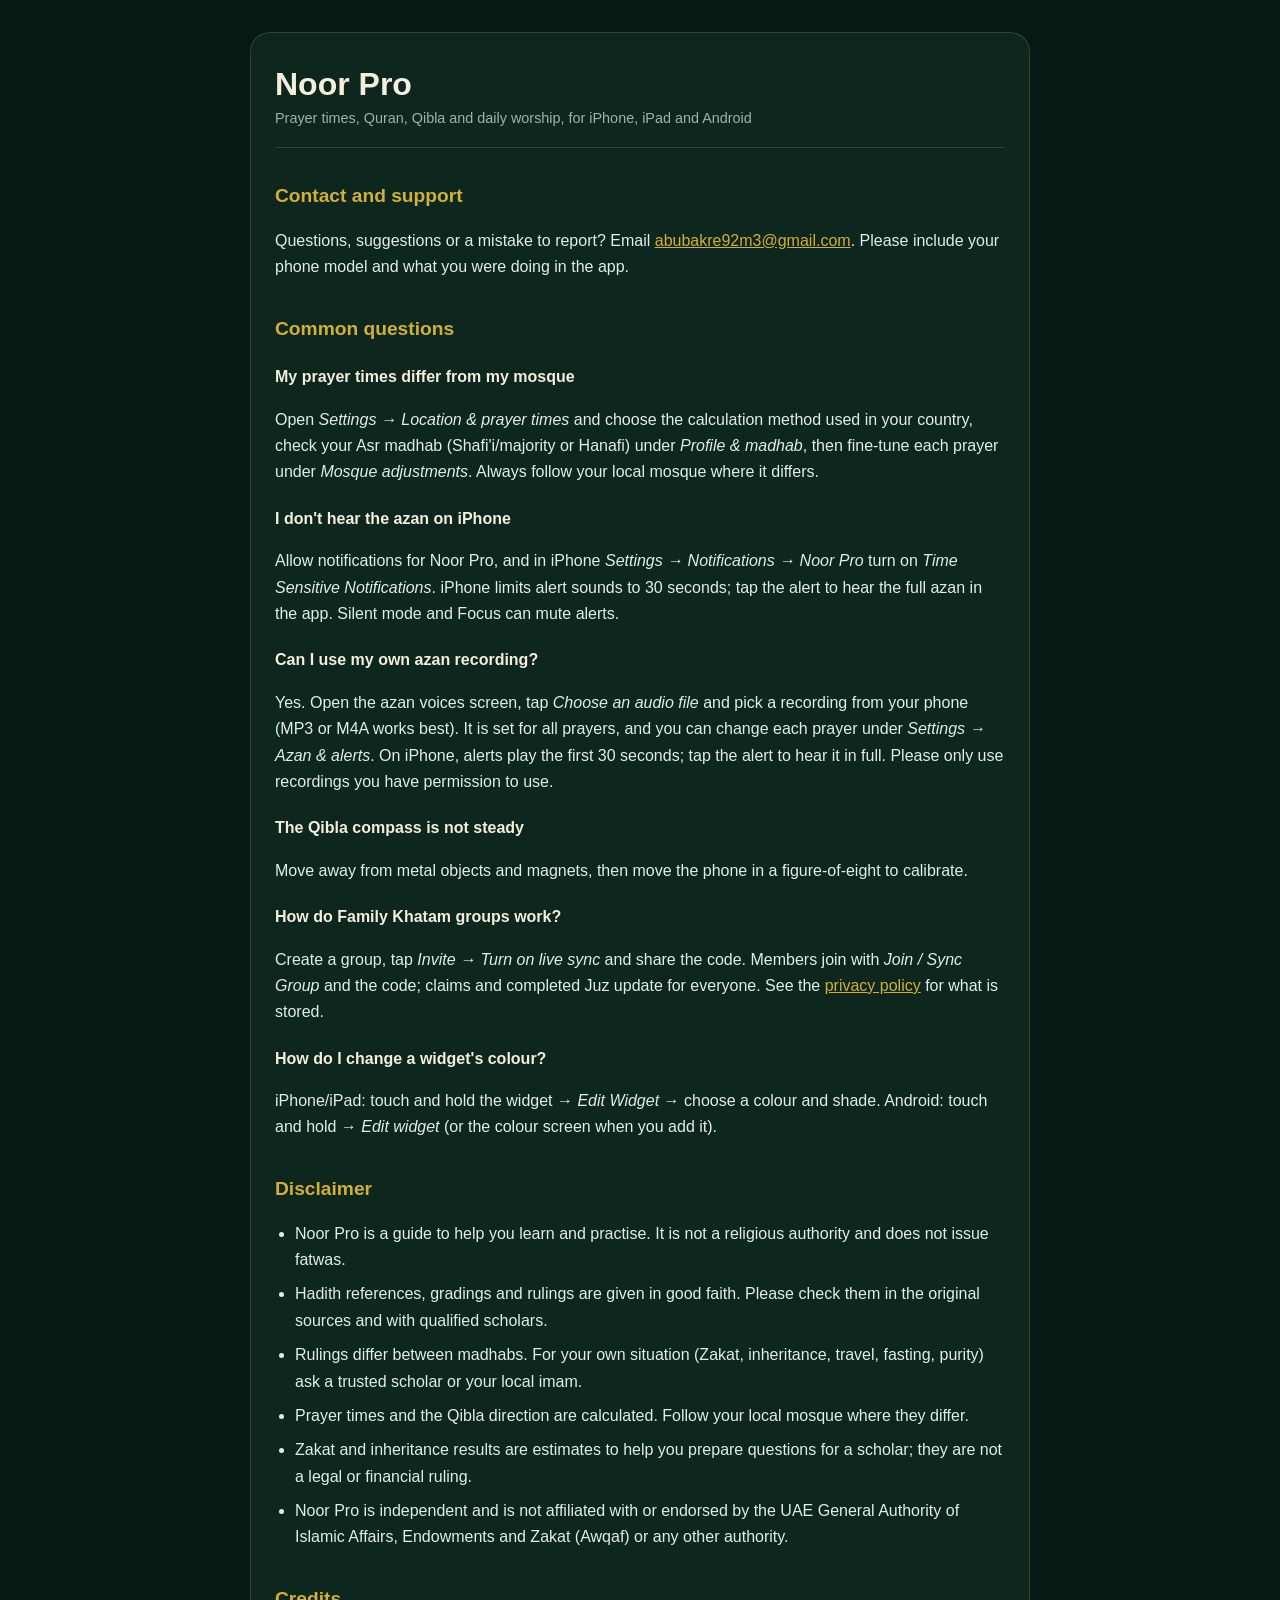
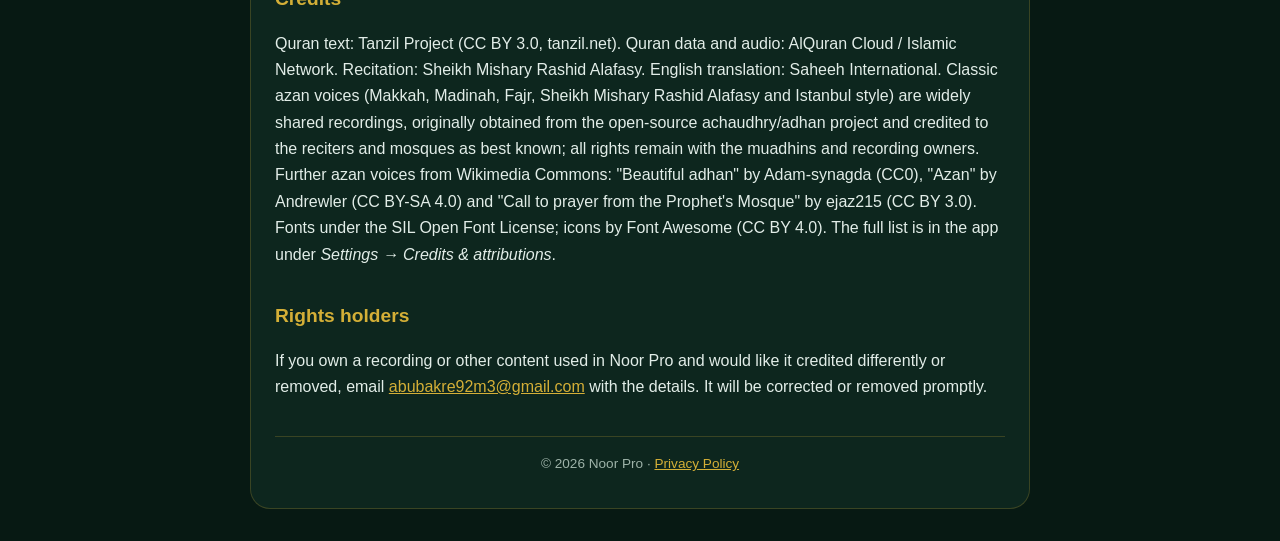
<file: index.html>
<!DOCTYPE html>
<html lang="en">
<head>
  <meta charset="UTF-8">
  <meta name="viewport" content="width=device-width, initial-scale=1.0">
  <title>Noor Pro · Support</title>
  <meta name="description" content="Help, contact and disclaimer for Noor Pro, the Islamic prayer times, Quran and Qibla companion.">
  <link rel="stylesheet" href="style.css">
</head>
<body>
  <main class="container">
    <h1>Noor Pro</h1>
    <p class="meta">Prayer times, Quran, Qibla and daily worship, for iPhone, iPad and Android</p>

    <h2>Contact and support</h2>
    <p>Questions, suggestions or a mistake to report? Email
      <a href="mailto:abubakre92m3@gmail.com?subject=Noor%20Pro%20support">abubakre92m3@gmail.com</a>.
      Please include your phone model and what you were doing in the app.</p>

    <h2>Common questions</h2>
    <h3>My prayer times differ from my mosque</h3>
    <p>Open <em>Settings → Location &amp; prayer times</em> and choose the calculation method used in your country, check
      your Asr madhab (Shafi'i/majority or Hanafi) under <em>Profile &amp; madhab</em>, then fine-tune each prayer under
      <em>Mosque adjustments</em>. Always follow your local mosque where it differs.</p>
    <h3>I don't hear the azan on iPhone</h3>
    <p>Allow notifications for Noor Pro, and in iPhone <em>Settings → Notifications → Noor Pro</em> turn on
      <em>Time Sensitive Notifications</em>. iPhone limits alert sounds to 30 seconds; tap the alert to hear the full azan
      in the app. Silent mode and Focus can mute alerts.</p>
    <h3>Can I use my own azan recording?</h3>
    <p>Yes. Open the azan voices screen, tap <em>Choose an audio file</em> and pick a recording from your phone (MP3 or M4A
      works best). It is set for all prayers, and you can change each prayer under <em>Settings → Azan &amp; alerts</em>.
      On iPhone, alerts play the first 30 seconds; tap the alert to hear it in full. Please only use recordings you have
      permission to use.</p>
    <h3>The Qibla compass is not steady</h3>
    <p>Move away from metal objects and magnets, then move the phone in a figure-of-eight to calibrate.</p>
    <h3>How do Family Khatam groups work?</h3>
    <p>Create a group, tap <em>Invite → Turn on live sync</em> and share the code. Members join with
      <em>Join / Sync Group</em> and the code; claims and completed Juz update for everyone. See the
      <a href="privacy.html">privacy policy</a> for what is stored.</p>
    <h3>How do I change a widget's colour?</h3>
    <p>iPhone/iPad: touch and hold the widget → <em>Edit Widget</em> → choose a colour and shade.
      Android: touch and hold → <em>Edit widget</em> (or the colour screen when you add it).</p>

    <h2 id="disclaimer">Disclaimer</h2>
    <ul>
      <li>Noor Pro is a guide to help you learn and practise. It is not a religious authority and does not issue fatwas.</li>
      <li>Hadith references, gradings and rulings are given in good faith. Please check them in the original sources and with
        qualified scholars.</li>
      <li>Rulings differ between madhabs. For your own situation (Zakat, inheritance, travel, fasting, purity) ask a trusted
        scholar or your local imam.</li>
      <li>Prayer times and the Qibla direction are calculated. Follow your local mosque where they differ.</li>
      <li>Zakat and inheritance results are estimates to help you prepare questions for a scholar; they are not a legal or
        financial ruling.</li>
      <li>Noor Pro is independent and is not affiliated with or endorsed by the UAE General Authority of Islamic Affairs,
        Endowments and Zakat (Awqaf) or any other authority.</li>
    </ul>

    <h2>Credits</h2>
    <p>Quran text: Tanzil Project (CC BY 3.0, tanzil.net). Quran data and audio: AlQuran Cloud / Islamic Network.
      Recitation: Sheikh Mishary Rashid Alafasy. English translation: Saheeh International.
      Classic azan voices (Makkah, Madinah, Fajr, Sheikh Mishary Rashid Alafasy and Istanbul style) are widely shared
      recordings, originally obtained from the open-source achaudhry/adhan project and credited to the reciters and mosques
      as best known; all rights remain with the muadhins and recording owners. Further azan voices from Wikimedia Commons:
      "Beautiful adhan" by Adam-synagda (CC0), "Azan" by Andrewler (CC BY-SA 4.0) and "Call to prayer from the Prophet's
      Mosque" by ejaz215 (CC BY 3.0). Fonts under the SIL Open Font License; icons by Font Awesome
      (CC BY 4.0). The full list is in the app under <em>Settings → Credits &amp; attributions</em>.</p>

    <h2 id="rights">Rights holders</h2>
    <p>If you own a recording or other content used in Noor Pro and would like it credited differently or removed, email
      <a href="mailto:abubakre92m3@gmail.com?subject=Noor%20Pro%20content%20rights">abubakre92m3@gmail.com</a> with the
      details. It will be corrected or removed promptly.</p>

    <footer>© 2026 Noor Pro · <a href="privacy.html">Privacy Policy</a></footer>
  </main>
</body>
</html>
</file>
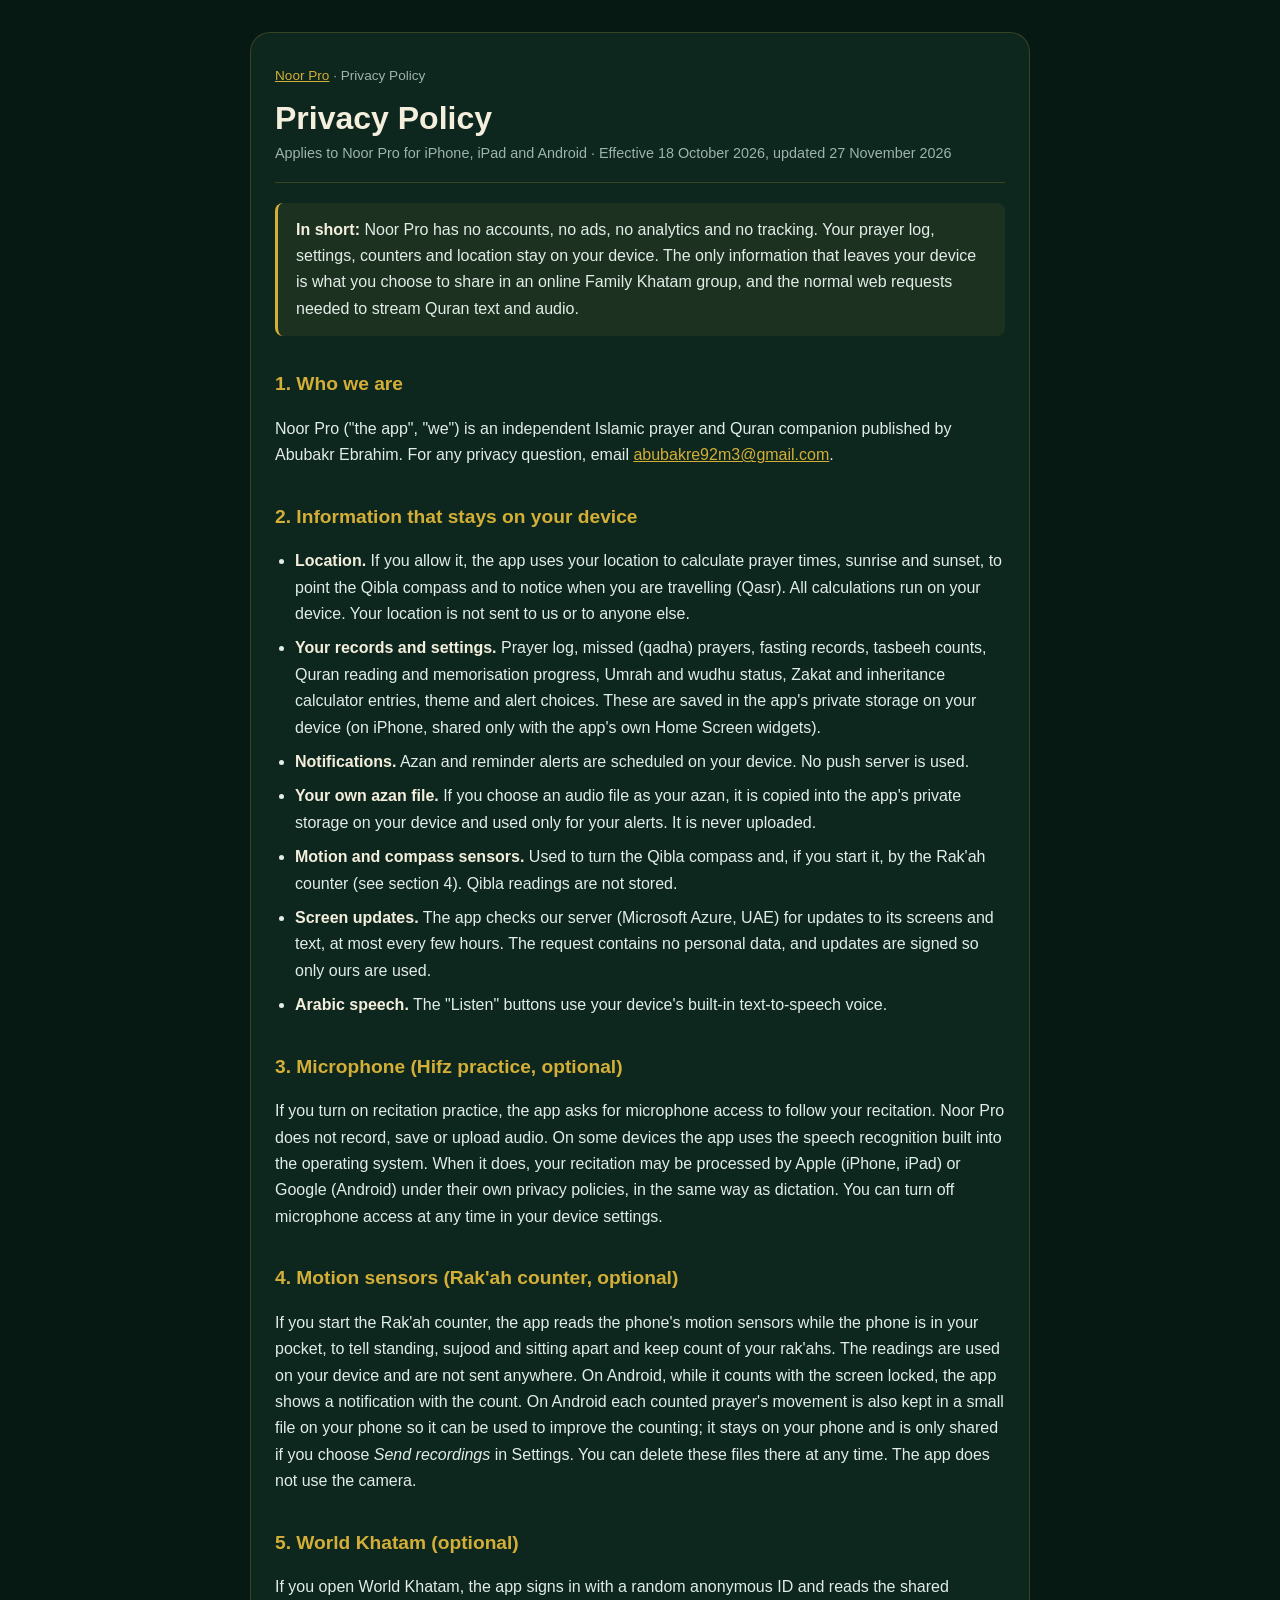
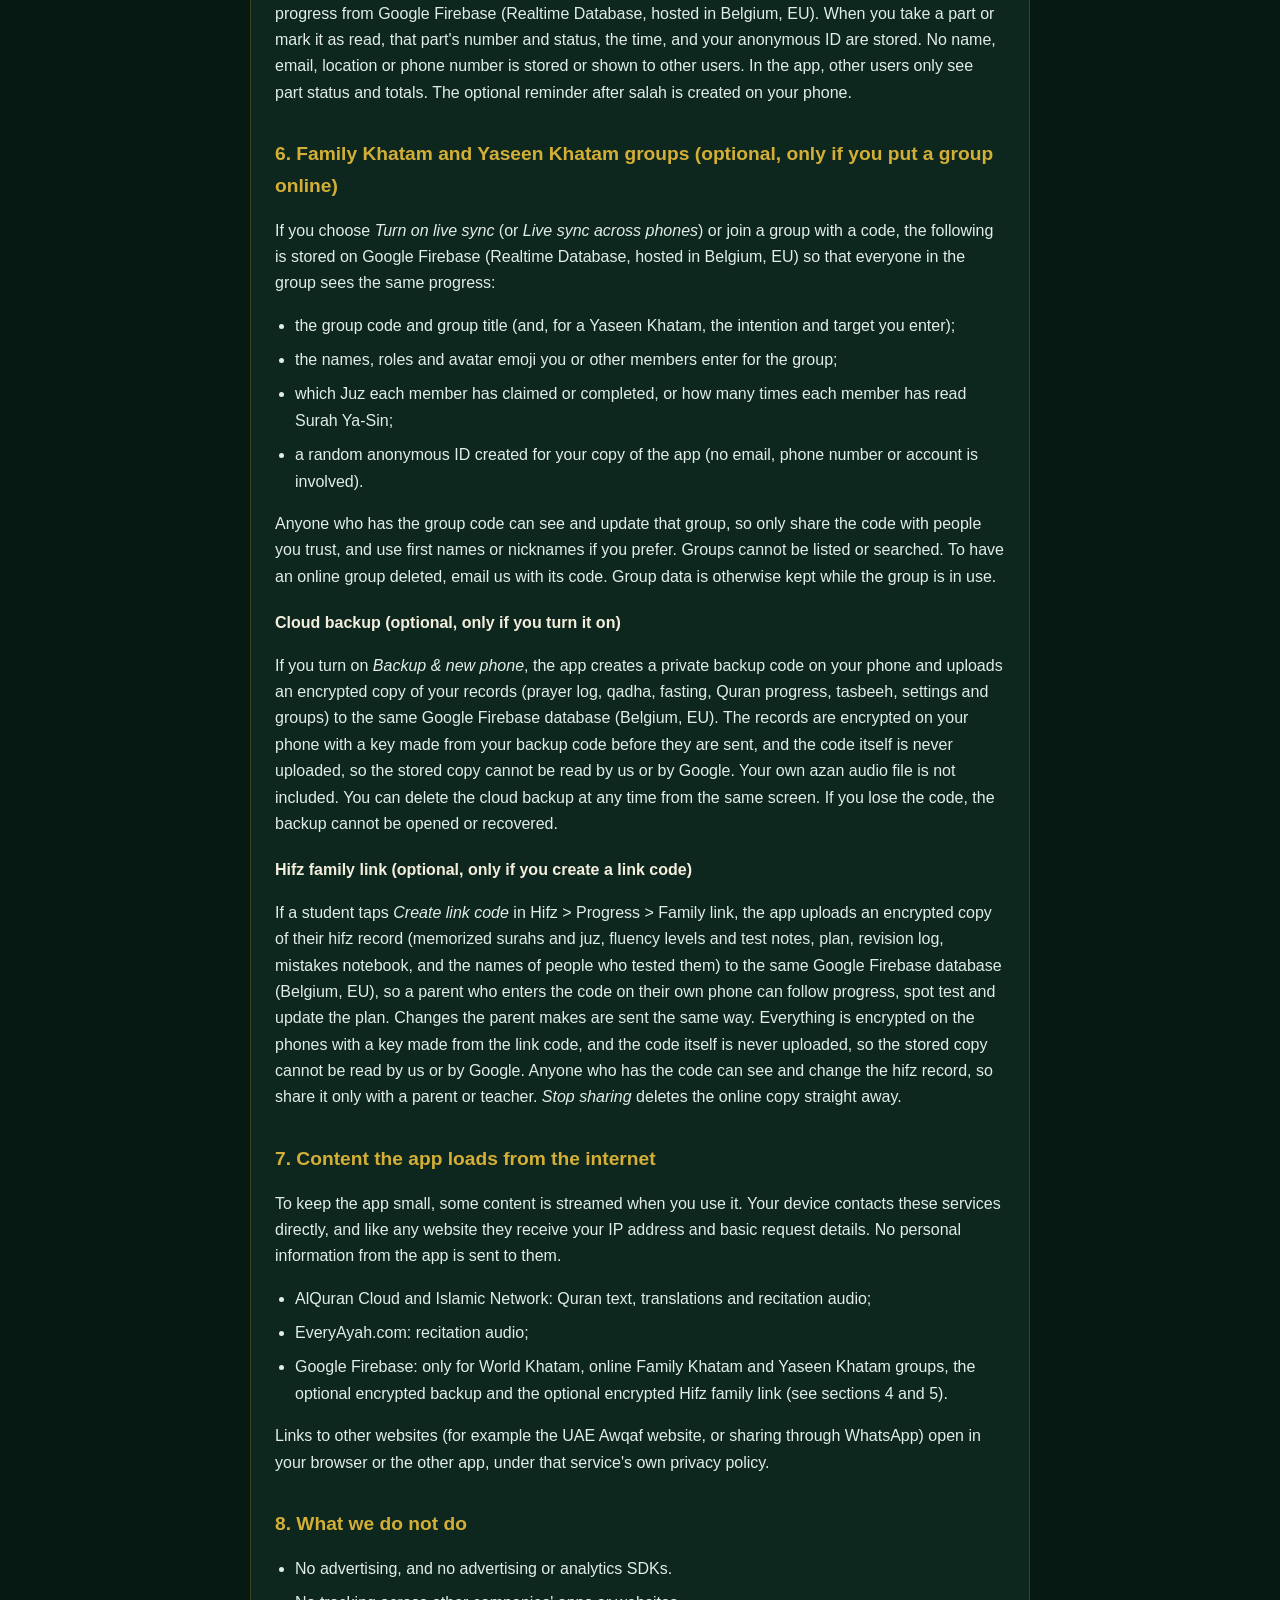
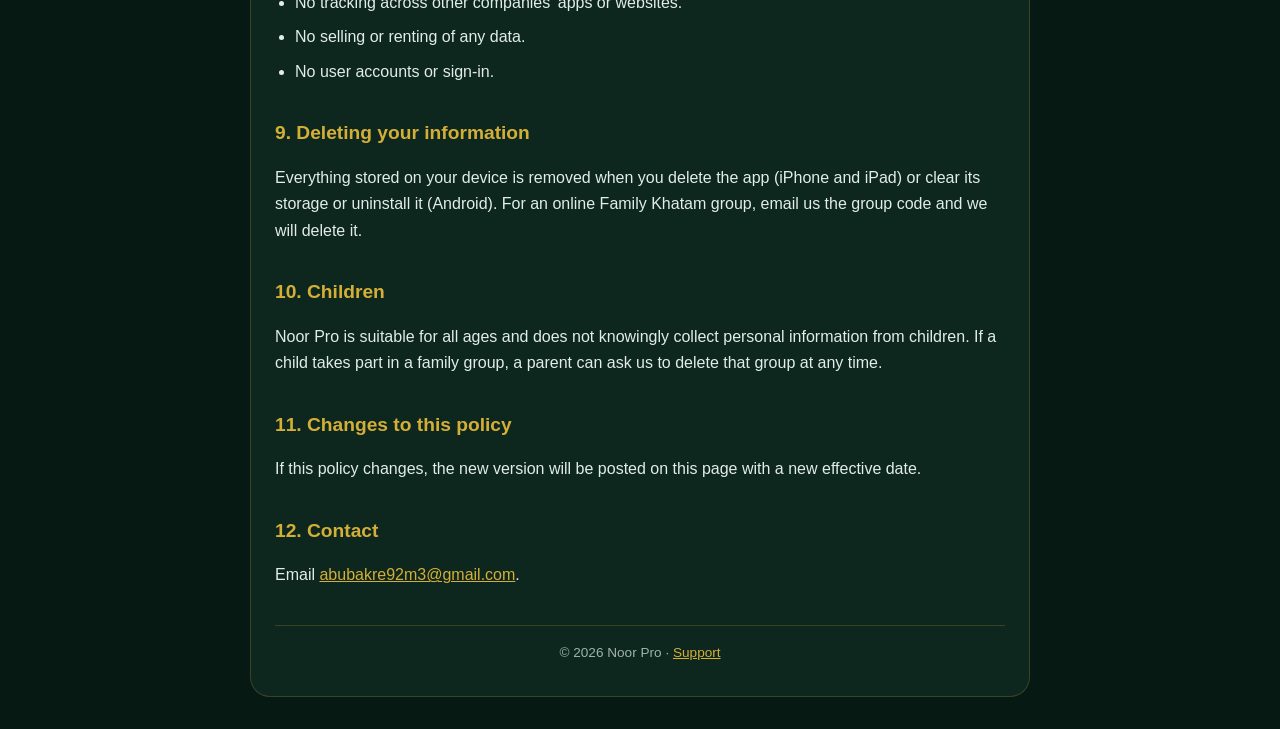
<file: privacy.html>
<!DOCTYPE html>
<html lang="en">
<head>
  <meta charset="UTF-8">
  <meta name="viewport" content="width=device-width, initial-scale=1.0">
  <title>Privacy Policy · Noor Pro</title>
  <meta name="description" content="How the Noor Pro app for iPhone, iPad and Android handles your information.">
  <link rel="stylesheet" href="style.css">
</head>
<body>
  <main class="container">
    <p class="crumbs"><a href="./">Noor Pro</a> · Privacy Policy</p>
    <h1>Privacy Policy</h1>
    <p class="meta">Applies to Noor Pro for iPhone, iPad and Android · Effective 18 October 2026, updated 27 November 2026</p>

    <div class="highlight">
      <strong>In short:</strong> Noor Pro has no accounts, no ads, no analytics and no tracking. Your prayer log, settings,
      counters and location stay on your device. The only information that leaves your device is what you choose to
      share in an online Family Khatam group, and the normal web requests needed to stream Quran text and audio.
    </div>

    <h2>1. Who we are</h2>
    <p>Noor Pro ("the app", "we") is an independent Islamic prayer and Quran companion published by Abubakr Ebrahim.
      For any privacy question, email <a href="mailto:abubakre92m3@gmail.com">abubakre92m3@gmail.com</a>.</p>

    <h2>2. Information that stays on your device</h2>
    <ul>
      <li><strong>Location.</strong> If you allow it, the app uses your location to calculate prayer times, sunrise and
        sunset, to point the Qibla compass and to notice when you are travelling (Qasr). All calculations run on your
        device. Your location is not sent to us or to anyone else.</li>
      <li><strong>Your records and settings.</strong> Prayer log, missed (qadha) prayers, fasting records, tasbeeh counts,
        Quran reading and memorisation progress, Umrah and wudhu status, Zakat and inheritance calculator entries, theme
        and alert choices. These are saved in the app's private storage on your device (on iPhone, shared only with the
        app's own Home Screen widgets).</li>
      <li><strong>Notifications.</strong> Azan and reminder alerts are scheduled on your device. No push server is used.</li>
      <li><strong>Your own azan file.</strong> If you choose an audio file as your azan, it is copied into the app's private
        storage on your device and used only for your alerts. It is never uploaded.</li>
      <li><strong>Motion and compass sensors.</strong> Used to turn the Qibla compass and, if you start it, by the Rak'ah
        counter (see section 4). Qibla readings are not stored.</li>
      <li><strong>Screen updates.</strong> The app checks our server (Microsoft Azure, UAE) for updates to its screens and
        text, at most every few hours. The request contains no personal data, and updates are signed so only ours are used.</li>
      <li><strong>Arabic speech.</strong> The "Listen" buttons use your device's built-in text-to-speech voice.</li>
    </ul>

    <h2>3. Microphone (Hifz practice, optional)</h2>
    <p>If you turn on recitation practice, the app asks for microphone access to follow your recitation. Noor Pro does not
      record, save or upload audio. On some devices the app uses the speech recognition built into the operating system.
      When it does, your recitation may be processed by Apple (iPhone, iPad) or Google (Android) under their own privacy
      policies, in the same way as dictation. You can turn off microphone access at any time in your device settings.</p>

    <h2>4. Motion sensors (Rak'ah counter, optional)</h2>
    <p>If you start the Rak'ah counter, the app reads the phone's motion sensors while the phone is in your pocket, to tell
      standing, sujood and sitting apart and keep count of your rak'ahs. The readings are used on your device and are not
      sent anywhere. On Android, while it counts with the screen locked, the app shows a notification with the count. On
      Android each counted prayer's movement is also kept in a small file on your phone so it can be used to improve the
      counting; it stays on your phone and is only shared if you choose <em>Send recordings</em> in Settings. You can delete
      these files there at any time. The app does not use the camera.</p>

    <h2>5. World Khatam (optional)</h2>
    <p>If you open World Khatam, the app signs in with a random anonymous ID and reads the shared progress from Google Firebase
      (Realtime Database, hosted in Belgium, EU). When you take a part or mark it as read, that part's number and status, the time,
      and your anonymous ID are stored. No name, email, location or phone number is stored or shown to other users. In the app, other
      users only see part status and totals. The optional reminder after salah is created on your phone.</p>

    <h2>6. Family Khatam and Yaseen Khatam groups (optional, only if you put a group online)</h2>
    <p>If you choose <em>Turn on live sync</em> (or <em>Live sync across phones</em>) or join a group with a code, the
      following is stored on Google Firebase (Realtime Database, hosted in Belgium, EU) so that everyone in the group sees
      the same progress:</p>
    <ul>
      <li>the group code and group title (and, for a Yaseen Khatam, the intention and target you enter);</li>
      <li>the names, roles and avatar emoji you or other members enter for the group;</li>
      <li>which Juz each member has claimed or completed, or how many times each member has read Surah Ya-Sin;</li>
      <li>a random anonymous ID created for your copy of the app (no email, phone number or account is involved).</li>
    </ul>
    <p>Anyone who has the group code can see and update that group, so only share the code with people you trust, and use
      first names or nicknames if you prefer. Groups cannot be listed or searched. To have an online group deleted,
      email us with its code. Group data is otherwise kept while the group is in use.</p>

    <h3>Cloud backup (optional, only if you turn it on)</h3>
    <p>If you turn on <em>Backup &amp; new phone</em>, the app creates a private backup code on your phone and uploads an
      encrypted copy of your records (prayer log, qadha, fasting, Quran progress, tasbeeh, settings and groups) to the same
      Google Firebase database (Belgium, EU). The records are encrypted on your phone with a key made from your backup code
      before they are sent, and the code itself is never uploaded, so the stored copy cannot be read by us or by Google.
      Your own azan audio file is not included. You can delete the cloud backup at any time from the same screen. If you
      lose the code, the backup cannot be opened or recovered.</p>

    <h3>Hifz family link (optional, only if you create a link code)</h3>
    <p>If a student taps <em>Create link code</em> in Hifz &gt; Progress &gt; Family link, the app uploads an encrypted copy
      of their hifz record (memorized surahs and juz, fluency levels and test notes, plan, revision log, mistakes notebook,
      and the names of people who tested them) to the same Google Firebase database (Belgium, EU), so a parent who enters
      the code on their own phone can follow progress, spot test and update the plan. Changes the parent makes are sent the
      same way. Everything is encrypted on the phones with a key made from the link code, and the code itself is never
      uploaded, so the stored copy cannot be read by us or by Google. Anyone who has the code can see and change the hifz
      record, so share it only with a parent or teacher. <em>Stop sharing</em> deletes the online copy straight away.</p>

    <h2>7. Content the app loads from the internet</h2>
    <p>To keep the app small, some content is streamed when you use it. Your device contacts these services directly, and
      like any website they receive your IP address and basic request details. No personal information from the app is
      sent to them.</p>
    <ul>
      <li>AlQuran Cloud and Islamic Network: Quran text, translations and recitation audio;</li>
      <li>EveryAyah.com: recitation audio;</li>
      <li>Google Firebase: only for World Khatam, online Family Khatam and Yaseen Khatam groups, the optional encrypted backup and the optional encrypted Hifz family link (see sections 4 and 5).</li>
    </ul>
    <p>Links to other websites (for example the UAE Awqaf website, or sharing through WhatsApp) open in your browser or the
      other app, under that service's own privacy policy.</p>

    <h2>8. What we do not do</h2>
    <ul>
      <li>No advertising, and no advertising or analytics SDKs.</li>
      <li>No tracking across other companies' apps or websites.</li>
      <li>No selling or renting of any data.</li>
      <li>No user accounts or sign-in.</li>
    </ul>

    <h2>9. Deleting your information</h2>
    <p>Everything stored on your device is removed when you delete the app (iPhone and iPad) or clear its storage or
      uninstall it (Android). For an online Family Khatam group, email us the group code and we will delete it.</p>

    <h2>10. Children</h2>
    <p>Noor Pro is suitable for all ages and does not knowingly collect personal information from children. If a child
      takes part in a family group, a parent can ask us to delete that group at any time.</p>

    <h2>11. Changes to this policy</h2>
    <p>If this policy changes, the new version will be posted on this page with a new effective date.</p>

    <h2>12. Contact</h2>
    <p>Email <a href="mailto:abubakre92m3@gmail.com">abubakre92m3@gmail.com</a>.</p>

    <footer>© 2026 Noor Pro · <a href="./">Support</a></footer>
  </main>
</body>
</html>
</file>
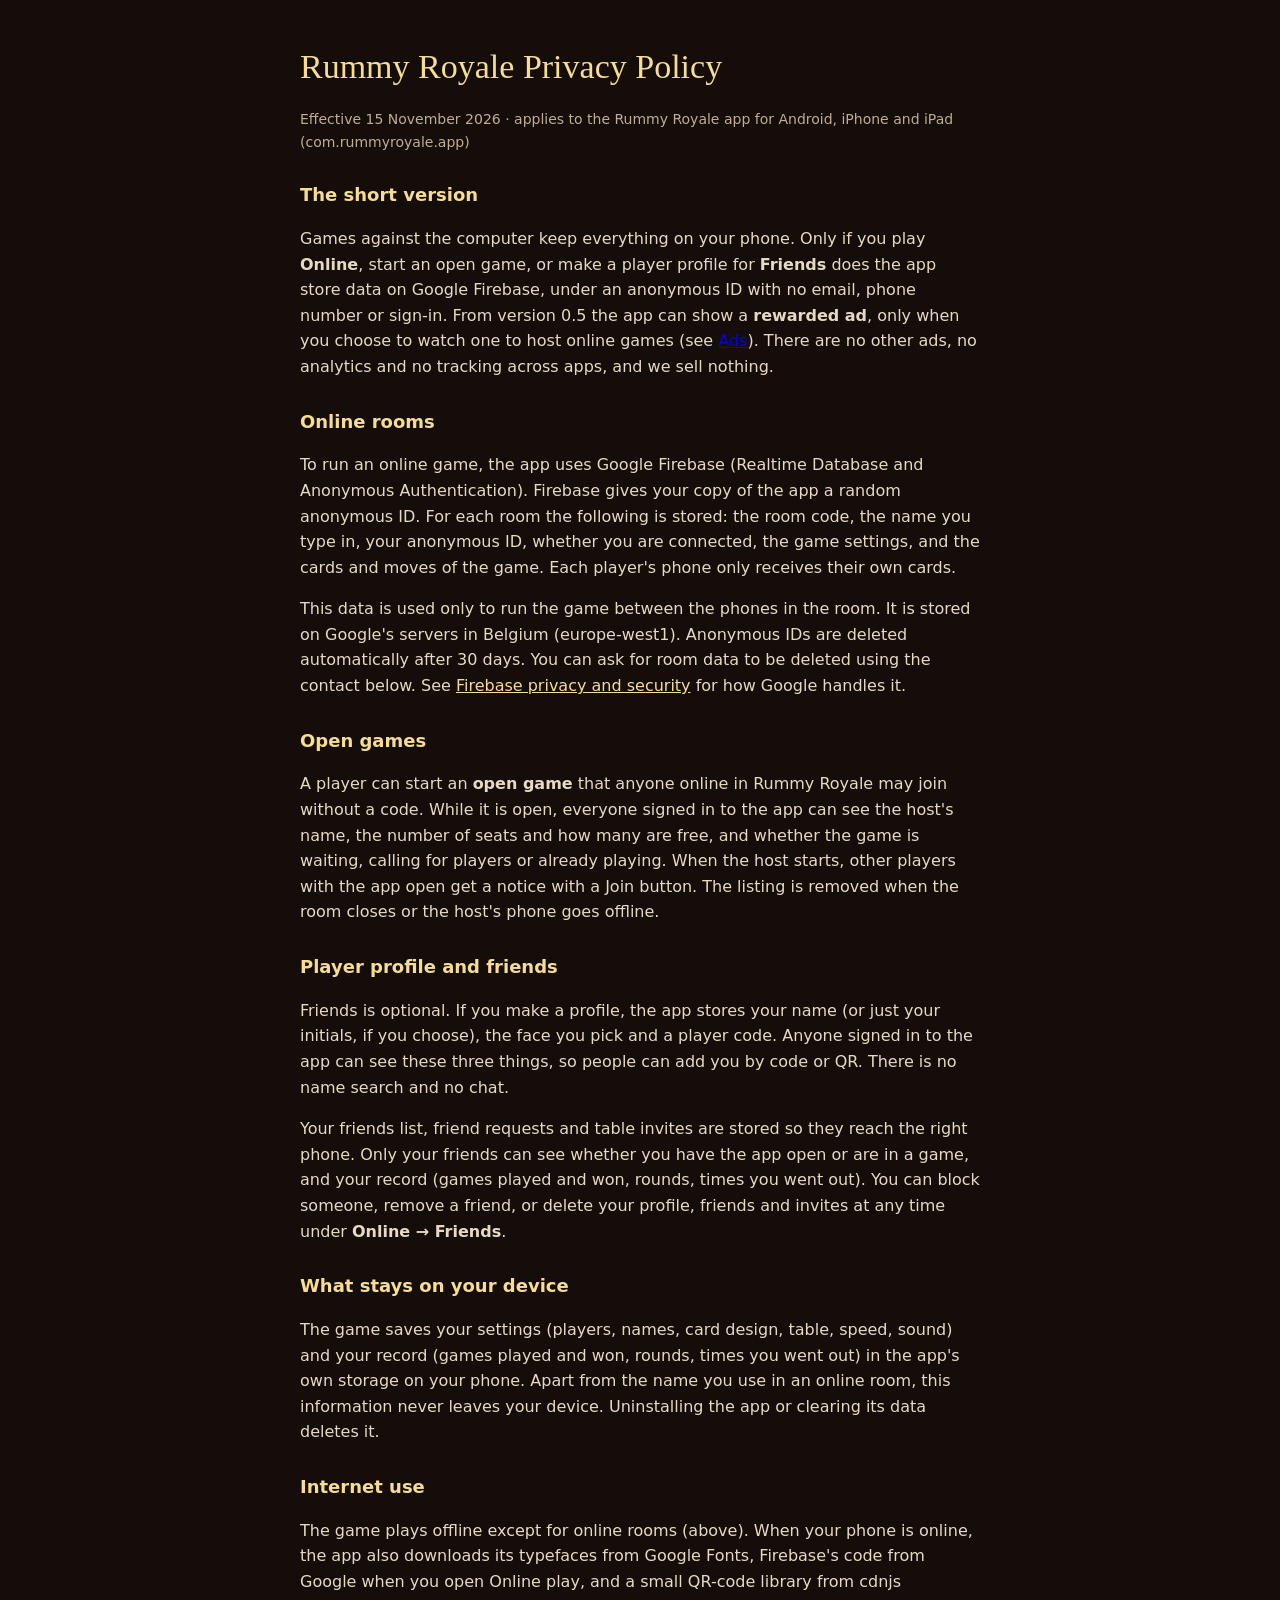
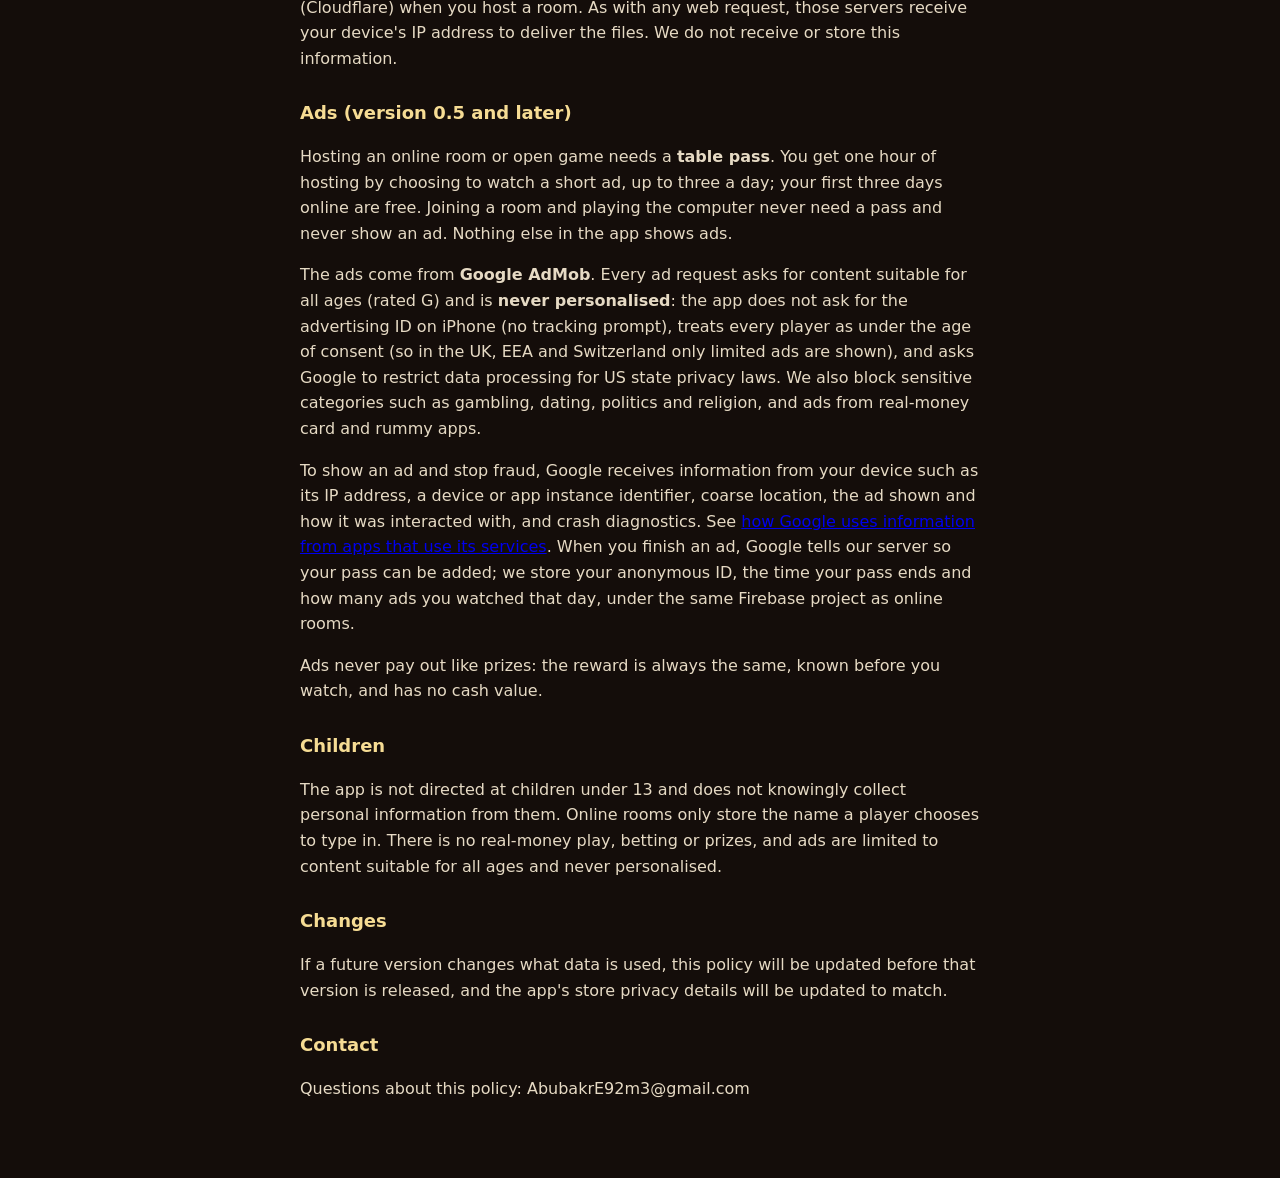
<file: rummy-privacy.html>
<!doctype html>
<html lang="en"><head><meta charset="utf-8"><meta name="viewport" content="width=device-width, initial-scale=1">
<title>Rummy Royale Privacy Policy</title>
<style>
  body { margin: 0; background: #140d0a; color: #f5ecda; font: 16px/1.6 'Segoe UI', system-ui, sans-serif; }
  main { max-width: 680px; margin: 0 auto; padding: 40px 20px 60px; }
  h1 { font-family: Georgia, serif; color: #f6dc94; font-weight: 400; font-size: 34px; margin: 0 0 4px; }
  h2 { color: #f6dc94; font-size: 18px; margin: 28px 0 6px; }
  p, li { color: #e6dac4; }
  .muted { color: #bfae92; font-size: 14px; }
</style></head>
<body><main>
  <h1>Rummy Royale Privacy Policy</h1>
  <p class="muted">Effective 15 November 2026 · applies to the Rummy Royale app for Android, iPhone and iPad (com.rummyroyale.app)</p>

  <h2>The short version</h2>
  <p>Games against the computer keep everything on your phone. Only if you play <b>Online</b>, start an open game, or make a player profile for <b>Friends</b> does the app store data on Google Firebase, under an anonymous ID with no email, phone number or sign-in. From version 0.5 the app can show a <b>rewarded ad</b>, only when you choose to watch one to host online games (see <a href="#ads">Ads</a>). There are no other ads, no analytics and no tracking across apps, and we sell nothing.</p>

  <h2>Online rooms</h2>
  <p>To run an online game, the app uses Google Firebase (Realtime Database and Anonymous Authentication). Firebase gives your copy of the app a random anonymous ID. For each room the following is stored: the room code, the name you type in, your anonymous ID, whether you are connected, the game settings, and the cards and moves of the game. Each player's phone only receives their own cards.</p>
  <p>This data is used only to run the game between the phones in the room. It is stored on Google's servers in Belgium (europe-west1). Anonymous IDs are deleted automatically after 30 days. You can ask for room data to be deleted using the contact below. See <a href="https://firebase.google.com/support/privacy" style="color:#f6dc94">Firebase privacy and security</a> for how Google handles it.</p>

  <h2>Open games</h2>
  <p>A player can start an <b>open game</b> that anyone online in Rummy Royale may join without a code. While it is open, everyone signed in to the app can see the host's name, the number of seats and how many are free, and whether the game is waiting, calling for players or already playing. When the host starts, other players with the app open get a notice with a Join button. The listing is removed when the room closes or the host's phone goes offline.</p>

  <h2>Player profile and friends</h2>
  <p>Friends is optional. If you make a profile, the app stores your name (or just your initials, if you choose), the face you pick and a player code. Anyone signed in to the app can see these three things, so people can add you by code or QR. There is no name search and no chat.</p>
  <p>Your friends list, friend requests and table invites are stored so they reach the right phone. Only your friends can see whether you have the app open or are in a game, and your record (games played and won, rounds, times you went out). You can block someone, remove a friend, or delete your profile, friends and invites at any time under <b>Online → Friends</b>.</p>

  <h2>What stays on your device</h2>
  <p>The game saves your settings (players, names, card design, table, speed, sound) and your record (games played and won, rounds, times you went out) in the app's own storage on your phone. Apart from the name you use in an online room, this information never leaves your device. Uninstalling the app or clearing its data deletes it.</p>

  <h2>Internet use</h2>
  <p>The game plays offline except for online rooms (above). When your phone is online, the app also downloads its typefaces from Google Fonts, Firebase's code from Google when you open Online play, and a small QR-code library from cdnjs (Cloudflare) when you host a room. As with any web request, those servers receive your device's IP address to deliver the files. We do not receive or store this information.</p>

  <h2 id="ads">Ads (version 0.5 and later)</h2>
  <p>Hosting an online room or open game needs a <b>table pass</b>. You get one hour of hosting by choosing to watch a short ad, up to three a day; your first three days online are free. Joining a room and playing the computer never need a pass and never show an ad. Nothing else in the app shows ads.</p>
  <p>The ads come from <b>Google AdMob</b>. Every ad request asks for content suitable for all ages (rated G) and is <b>never personalised</b>: the app does not ask for the advertising ID on iPhone (no tracking prompt), treats every player as under the age of consent (so in the UK, EEA and Switzerland only limited ads are shown), and asks Google to restrict data processing for US state privacy laws. We also block sensitive categories such as gambling, dating, politics and religion, and ads from real-money card and rummy apps.</p>
  <p>To show an ad and stop fraud, Google receives information from your device such as its IP address, a device or app instance identifier, coarse location, the ad shown and how it was interacted with, and crash diagnostics. See <a href="https://policies.google.com/technologies/partner-sites">how Google uses information from apps that use its services</a>. When you finish an ad, Google tells our server so your pass can be added; we store your anonymous ID, the time your pass ends and how many ads you watched that day, under the same Firebase project as online rooms.</p>
  <p>Ads never pay out like prizes: the reward is always the same, known before you watch, and has no cash value.</p>

  <h2>Children</h2>
  <p>The app is not directed at children under 13 and does not knowingly collect personal information from them. Online rooms only store the name a player chooses to type in. There is no real-money play, betting or prizes, and ads are limited to content suitable for all ages and never personalised.</p>

  <h2>Changes</h2>
  <p>If a future version changes what data is used, this policy will be updated before that version is released, and the app's store privacy details will be updated to match.</p>

  <h2>Contact</h2>
  <p>Questions about this policy: <span id="contact">AbubakrE92m3@gmail.com</span></p>
</main></body></html>
</file>
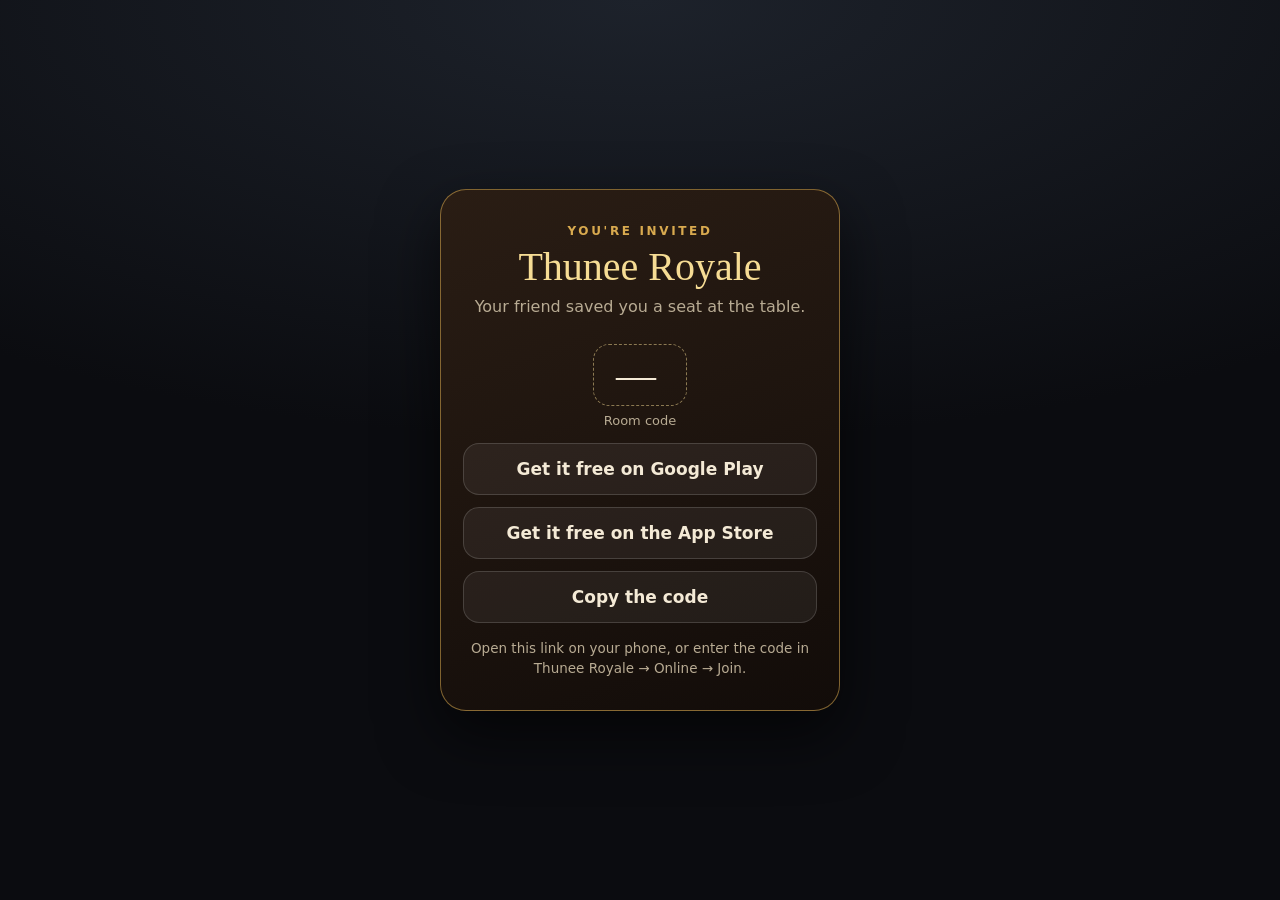
<file: thunee-join.html>
<!doctype html>
<html lang="en"><head><meta charset="utf-8">
<meta name="viewport" content="width=device-width, initial-scale=1">
<title>Join a Thunee Royale table</title>
<meta name="description" content="You're invited to a Thunee Royale table. Open the game, or install it free.">
<meta property="og:title" content="Join my Thunee Royale table">
<meta property="og:description" content="Tap to sit down at the table. Thunee Royale is free on Android and iPhone.">
<style>
  :root { --brass: #d9aa4f; --brass-hi: #f6dc94; --ivory: #f4ead6; --muted: #b8ab93; --bg: #0b0c10; }
  * { box-sizing: border-box; }
  body { margin: 0; min-height: 100vh; display: flex; align-items: center; justify-content: center; padding: 24px 16px; background: radial-gradient(120% 70% at 50% 0%, #1d222b, var(--bg) 70%); color: var(--ivory); font: 16px/1.45 system-ui, -apple-system, "Segoe UI", sans-serif; text-align: center; }
  main { width: min(400px, 100%); padding: 28px 22px 24px; border-radius: 26px; background: linear-gradient(160deg, #2a1d14, #120c09); border: 1px solid rgba(217, 170, 79, .55); box-shadow: 0 24px 60px rgba(0, 0, 0, .6); }
  .eyebrow { font-size: 12px; letter-spacing: .22em; text-transform: uppercase; color: var(--brass); font-weight: 700; }
  h1 { margin: 6px 0 4px; font: 400 40px/1 Georgia, "Times New Roman", serif; color: var(--brass-hi); }
  p { margin: 8px 0; color: var(--muted); }
  .code { margin: 18px auto 6px; display: inline-block; padding: 10px 22px; border-radius: 16px; border: 1px dashed rgba(246, 220, 148, .5); font: 400 40px/1 Georgia, serif; letter-spacing: .2em; color: var(--ivory); }
  .lab { font-size: 13px; color: var(--muted); }
  a.btn, button.btn { display: block; width: 100%; margin-top: 12px; padding: 15px; border-radius: 16px; border: 0; font: 700 17px system-ui, sans-serif; text-decoration: none; cursor: pointer; }
  .gold { background: linear-gradient(180deg, #fbe7ad, #e2b55a 55%, #b9822e); color: #241306; }
  .ghost { background: rgba(255, 255, 255, .06); color: var(--ivory); border: 1px solid rgba(255, 255, 255, .15) !important; }
  .note { font-size: 13.5px; margin-top: 16px; }
  [hidden] { display: none !important; }
</style></head>
<body><main>
  <span class="eyebrow">You're invited</span>
  <h1>Thunee Royale</h1>
  <p id="what">Your friend saved you a seat at the table.</p>
  <div class="code" id="code"></div>
  <div class="lab" id="lab"></div>
  <a class="btn gold" id="open" href="#">Open in Thunee Royale</a>
  <a class="btn ghost" id="play" href="#" hidden>Get it free on Google Play</a>
  <a class="btn ghost" id="ios" href="https://apps.apple.com/app/id6824556880" hidden>Get it free on the App Store</a>
  <button class="btn ghost" id="copy" type="button">Copy the code</button>
  <p class="note" id="note"></p>
</main>
<script>
(() => {
  const raw = (new URLSearchParams(location.search).get('r') || '').toUpperCase().replace(/[^A-Z0-9]/g, '').slice(0, 8);
  const ua = navigator.userAgent;
  const android = /Android/i.test(ua), ios = /iPhone|iPad|iPod/i.test(ua) || (/Macintosh/.test(ua) && navigator.maxTouchPoints > 1);
  // F = a friend's code, T = a tournament, G = a live table, anything else is a room
  const kind = raw.length === 6 && raw[0] === 'F' ? ['friend', 'TR-' + raw.slice(1), 'Friend code', 'Add your friend, then play together.']
    : raw.length === 5 && raw[0] === 'T' ? ['tour', raw.slice(1), 'Tournament code', 'You are invited to a Thunee tournament.']
    : raw.length === 5 && raw[0] === 'G' ? ['live', raw.slice(1), 'Live table code', 'Follow the scores at your table.']
    : ['room', raw, 'Room code', 'Your friend saved you a seat at the table.'];
  const $ = id => document.getElementById(id);
  $('code').textContent = kind[1] || '—';
  $('lab').textContent = kind[2];
  $('what').textContent = kind[3];
  const deep = 'thuneeroyale://join/' + raw;
  // Android: the store passes "room=CODE" on to the game's first launch, so a new player lands in the room
  const play = 'https://play.google.com/store/apps/details?id=com.thuneeroyale.app&referrer=' + encodeURIComponent('room=' + raw + '&utm_source=invite&utm_medium=' + kind[0]);
  const intent = 'intent://join/' + raw + '#Intent;scheme=thuneeroyale;package=com.thuneeroyale.app;S.browser_fallback_url=' + encodeURIComponent(play) + ';end';
  $('play').href = play;
  if (android) { $('open').href = intent; $('play').hidden = false; $('note').textContent = 'No game yet? Install it from Google Play and it opens straight into this ' + (kind[0] === 'room' ? 'room' : 'invite') + '.'; }
  else if (ios) { $('open').href = deep; $('ios').hidden = false; $('note').textContent = 'No game yet? Install it from the App Store, then open Online → Join and enter the code above.'; }
  else { $('open').hidden = true; $('play').hidden = false; $('ios').hidden = false; $('note').textContent = 'Open this link on your phone, or enter the code in Thunee Royale → Online → Join.'; }
  $('copy').onclick = async () => { try { await navigator.clipboard.writeText(kind[1]); $('copy').textContent = 'Copied'; } catch (e) { $('copy').textContent = kind[1]; } };
  // straight into the game (or the store on Android) when the link is opened on a phone
  if (raw && (android || ios)) setTimeout(() => { location.href = android ? intent : deep; }, 300);
})();
</script>
</body></html>
</file>
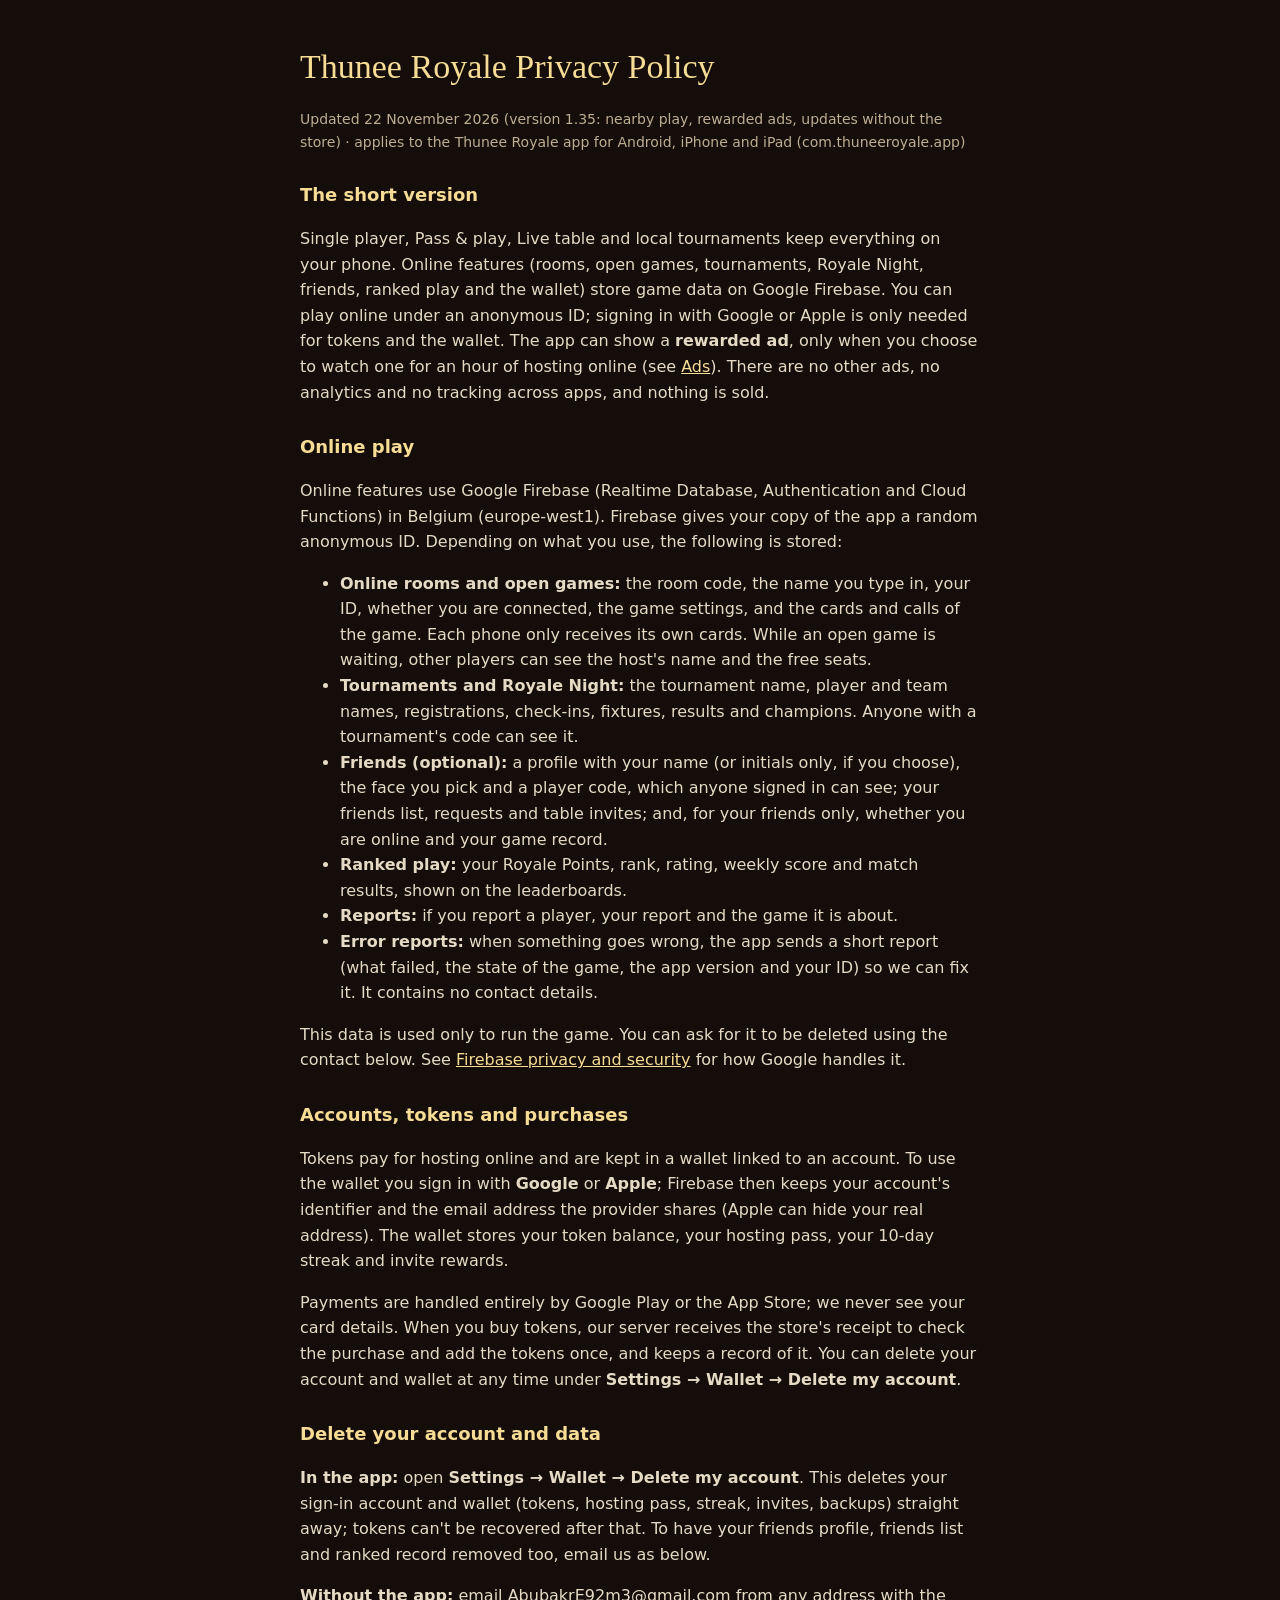
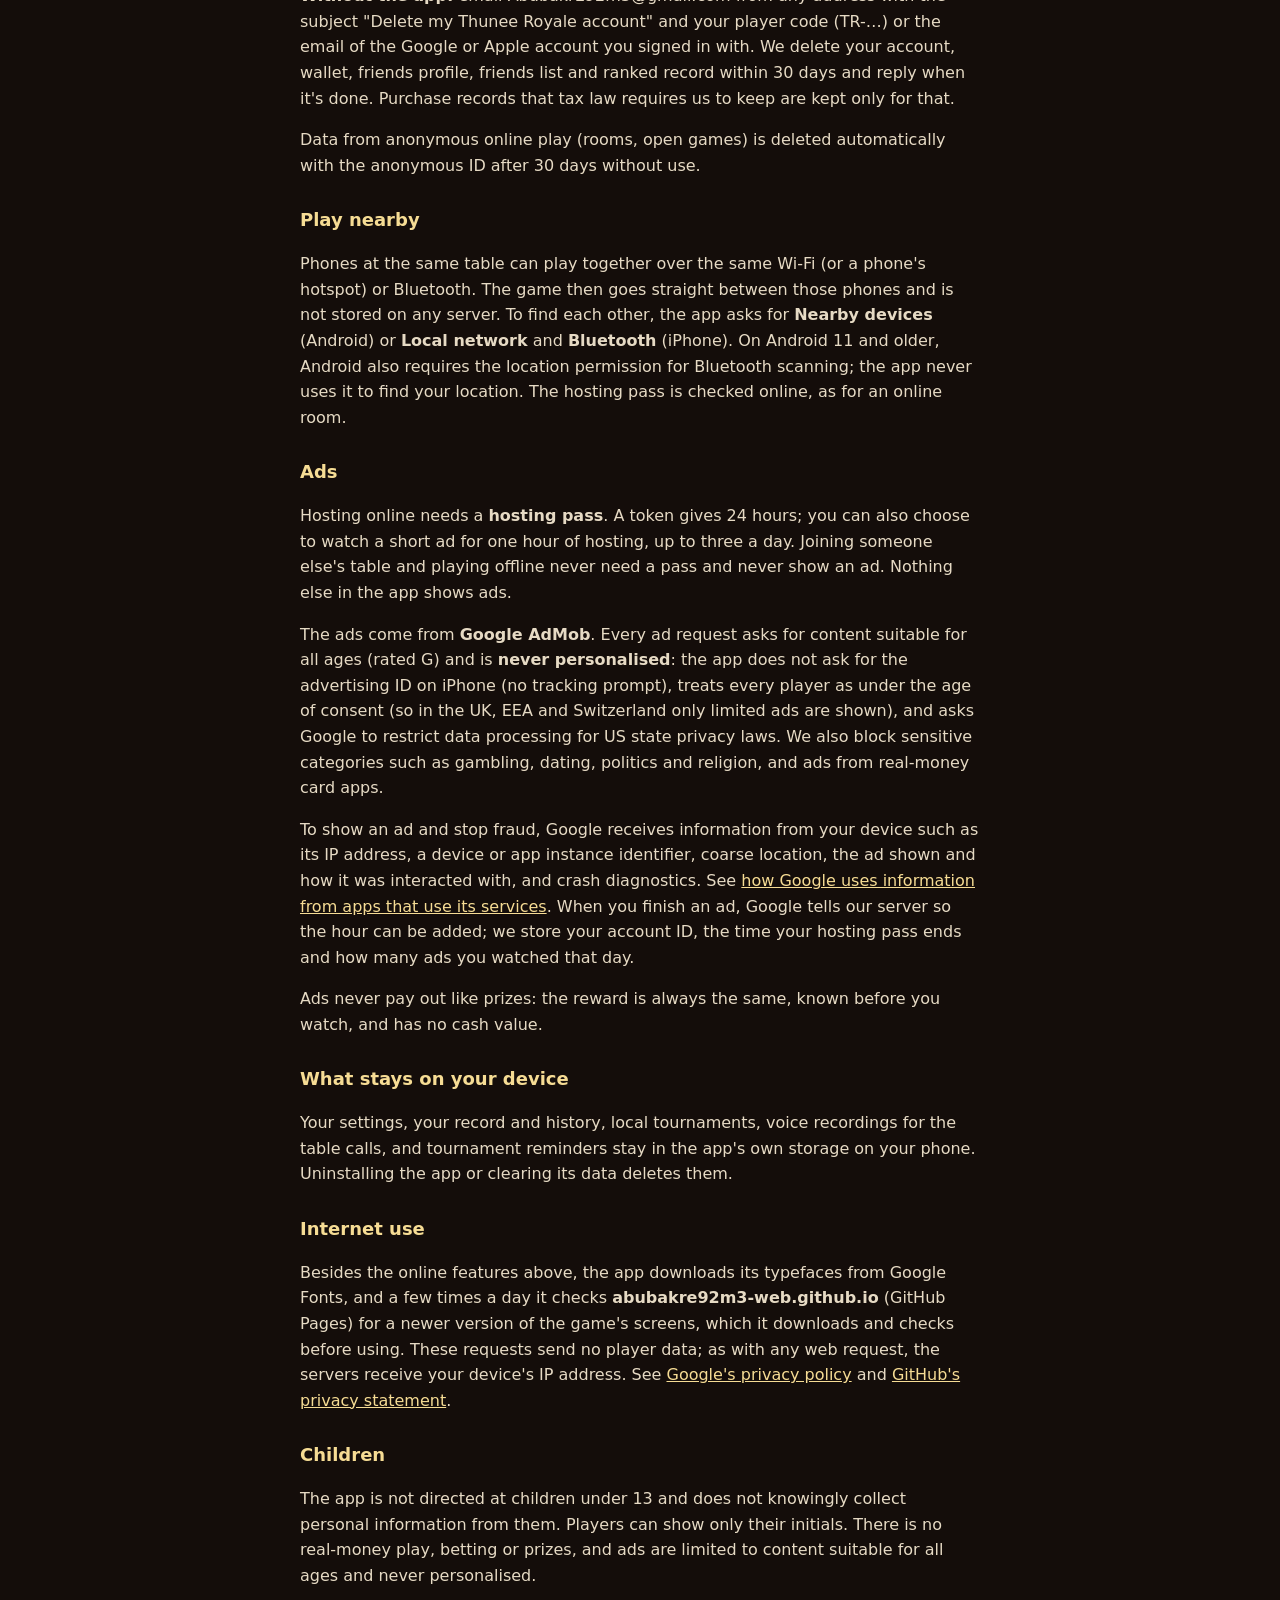
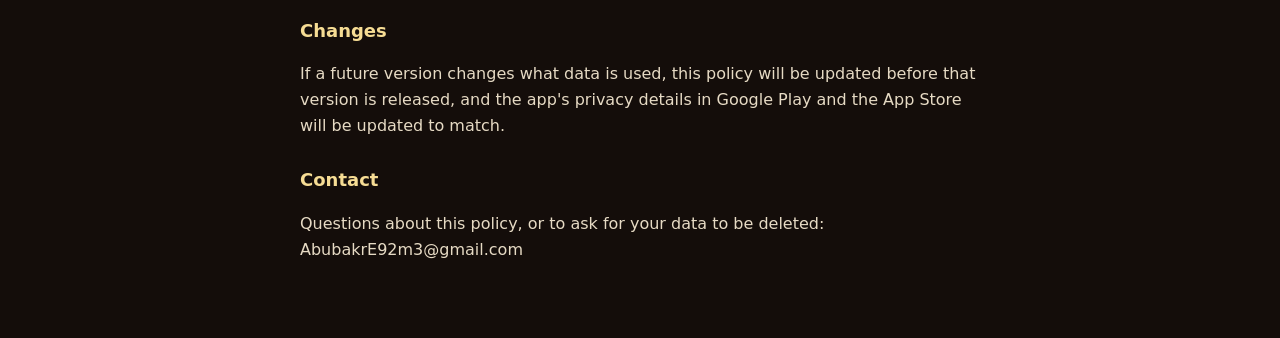
<file: thunee-privacy.html>
<!doctype html>
<html lang="en"><head><meta charset="utf-8"><meta name="viewport" content="width=device-width, initial-scale=1">
<title>Thunee Royale Privacy Policy</title>
<style>
  body { margin: 0; background: #140d0a; color: #f5ecda; font: 16px/1.6 'Segoe UI', system-ui, sans-serif; }
  main { max-width: 680px; margin: 0 auto; padding: 40px 20px 60px; }
  h1 { font-family: Georgia, serif; color: #f6dc94; font-weight: 400; font-size: 34px; margin: 0 0 4px; }
  h2 { color: #f6dc94; font-size: 18px; margin: 28px 0 6px; }
  p, li { color: #e6dac4; }
  a { color: #f6dc94; }
  .muted { color: #bfae92; font-size: 14px; }
</style></head>
<body><main>
  <h1>Thunee Royale Privacy Policy</h1>
  <p class="muted">Updated 22 November 2026 (version 1.35: nearby play, rewarded ads, updates without the store) · applies to the Thunee Royale app for Android, iPhone and iPad (com.thuneeroyale.app)</p>

  <h2>The short version</h2>
  <p>Single player, Pass &amp; play, Live table and local tournaments keep everything on your phone. Online features (rooms, open games, tournaments, Royale Night, friends, ranked play and the wallet) store game data on Google Firebase. You can play online under an anonymous ID; signing in with Google or Apple is only needed for tokens and the wallet. The app can show a <b>rewarded ad</b>, only when you choose to watch one for an hour of hosting online (see <a href="#ads">Ads</a>). There are no other ads, no analytics and no tracking across apps, and nothing is sold.</p>

  <h2>Online play</h2>
  <p>Online features use Google Firebase (Realtime Database, Authentication and Cloud Functions) in Belgium (europe-west1). Firebase gives your copy of the app a random anonymous ID. Depending on what you use, the following is stored:</p>
  <ul>
    <li><b>Online rooms and open games:</b> the room code, the name you type in, your ID, whether you are connected, the game settings, and the cards and calls of the game. Each phone only receives its own cards. While an open game is waiting, other players can see the host's name and the free seats.</li>
    <li><b>Tournaments and Royale Night:</b> the tournament name, player and team names, registrations, check-ins, fixtures, results and champions. Anyone with a tournament's code can see it.</li>
    <li><b>Friends (optional):</b> a profile with your name (or initials only, if you choose), the face you pick and a player code, which anyone signed in can see; your friends list, requests and table invites; and, for your friends only, whether you are online and your game record.</li>
    <li><b>Ranked play:</b> your Royale Points, rank, rating, weekly score and match results, shown on the leaderboards.</li>
    <li><b>Reports:</b> if you report a player, your report and the game it is about.</li>
    <li><b>Error reports:</b> when something goes wrong, the app sends a short report (what failed, the state of the game, the app version and your ID) so we can fix it. It contains no contact details.</li>
  </ul>
  <p>This data is used only to run the game. You can ask for it to be deleted using the contact below. See <a href="https://firebase.google.com/support/privacy">Firebase privacy and security</a> for how Google handles it.</p>

  <h2>Accounts, tokens and purchases</h2>
  <p>Tokens pay for hosting online and are kept in a wallet linked to an account. To use the wallet you sign in with <b>Google</b> or <b>Apple</b>; Firebase then keeps your account's identifier and the email address the provider shares (Apple can hide your real address). The wallet stores your token balance, your hosting pass, your 10-day streak and invite rewards.</p>
  <p>Payments are handled entirely by Google Play or the App Store; we never see your card details. When you buy tokens, our server receives the store's receipt to check the purchase and add the tokens once, and keeps a record of it. You can delete your account and wallet at any time under <b>Settings → Wallet → Delete my account</b>.</p>

  <h2 id="delete">Delete your account and data</h2>
  <p><b>In the app:</b> open <b>Settings → Wallet → Delete my account</b>. This deletes your sign-in account and wallet (tokens, hosting pass, streak, invites, backups) straight away; tokens can't be recovered after that. To have your friends profile, friends list and ranked record removed too, email us as below.</p>
  <p><b>Without the app:</b> email <span>AbubakrE92m3@gmail.com</span> from any address with the subject "Delete my Thunee Royale account" and your player code (TR-…) or the email of the Google or Apple account you signed in with. We delete your account, wallet, friends profile, friends list and ranked record within 30 days and reply when it's done. Purchase records that tax law requires us to keep are kept only for that.</p>
  <p>Data from anonymous online play (rooms, open games) is deleted automatically with the anonymous ID after 30 days without use.</p>

  <h2>Play nearby</h2>
  <p>Phones at the same table can play together over the same Wi-Fi (or a phone's hotspot) or Bluetooth. The game then goes straight between those phones and is not stored on any server. To find each other, the app asks for <b>Nearby devices</b> (Android) or <b>Local network</b> and <b>Bluetooth</b> (iPhone). On Android 11 and older, Android also requires the location permission for Bluetooth scanning; the app never uses it to find your location. The hosting pass is checked online, as for an online room.</p>

  <h2 id="ads">Ads</h2>
  <p>Hosting online needs a <b>hosting pass</b>. A token gives 24 hours; you can also choose to watch a short ad for one hour of hosting, up to three a day. Joining someone else's table and playing offline never need a pass and never show an ad. Nothing else in the app shows ads.</p>
  <p>The ads come from <b>Google AdMob</b>. Every ad request asks for content suitable for all ages (rated G) and is <b>never personalised</b>: the app does not ask for the advertising ID on iPhone (no tracking prompt), treats every player as under the age of consent (so in the UK, EEA and Switzerland only limited ads are shown), and asks Google to restrict data processing for US state privacy laws. We also block sensitive categories such as gambling, dating, politics and religion, and ads from real-money card apps.</p>
  <p>To show an ad and stop fraud, Google receives information from your device such as its IP address, a device or app instance identifier, coarse location, the ad shown and how it was interacted with, and crash diagnostics. See <a href="https://policies.google.com/technologies/partner-sites">how Google uses information from apps that use its services</a>. When you finish an ad, Google tells our server so the hour can be added; we store your account ID, the time your hosting pass ends and how many ads you watched that day.</p>
  <p>Ads never pay out like prizes: the reward is always the same, known before you watch, and has no cash value.</p>

  <h2>What stays on your device</h2>
  <p>Your settings, your record and history, local tournaments, voice recordings for the table calls, and tournament reminders stay in the app's own storage on your phone. Uninstalling the app or clearing its data deletes them.</p>

  <h2>Internet use</h2>
  <p>Besides the online features above, the app downloads its typefaces from Google Fonts, and a few times a day it checks <b>abubakre92m3-web.github.io</b> (GitHub Pages) for a newer version of the game's screens, which it downloads and checks before using. These requests send no player data; as with any web request, the servers receive your device's IP address. See <a href="https://policies.google.com/privacy">Google's privacy policy</a> and <a href="https://docs.github.com/en/site-policy/privacy-policies/github-general-privacy-statement">GitHub's privacy statement</a>.</p>

  <h2>Children</h2>
  <p>The app is not directed at children under 13 and does not knowingly collect personal information from them. Players can show only their initials. There is no real-money play, betting or prizes, and ads are limited to content suitable for all ages and never personalised.</p>

  <h2>Changes</h2>
  <p>If a future version changes what data is used, this policy will be updated before that version is released, and the app's privacy details in Google Play and the App Store will be updated to match.</p>

  <h2>Contact</h2>
  <p>Questions about this policy, or to ask for your data to be deleted: <span id="contact">AbubakrE92m3@gmail.com</span></p>
</main></body></html>
</file>
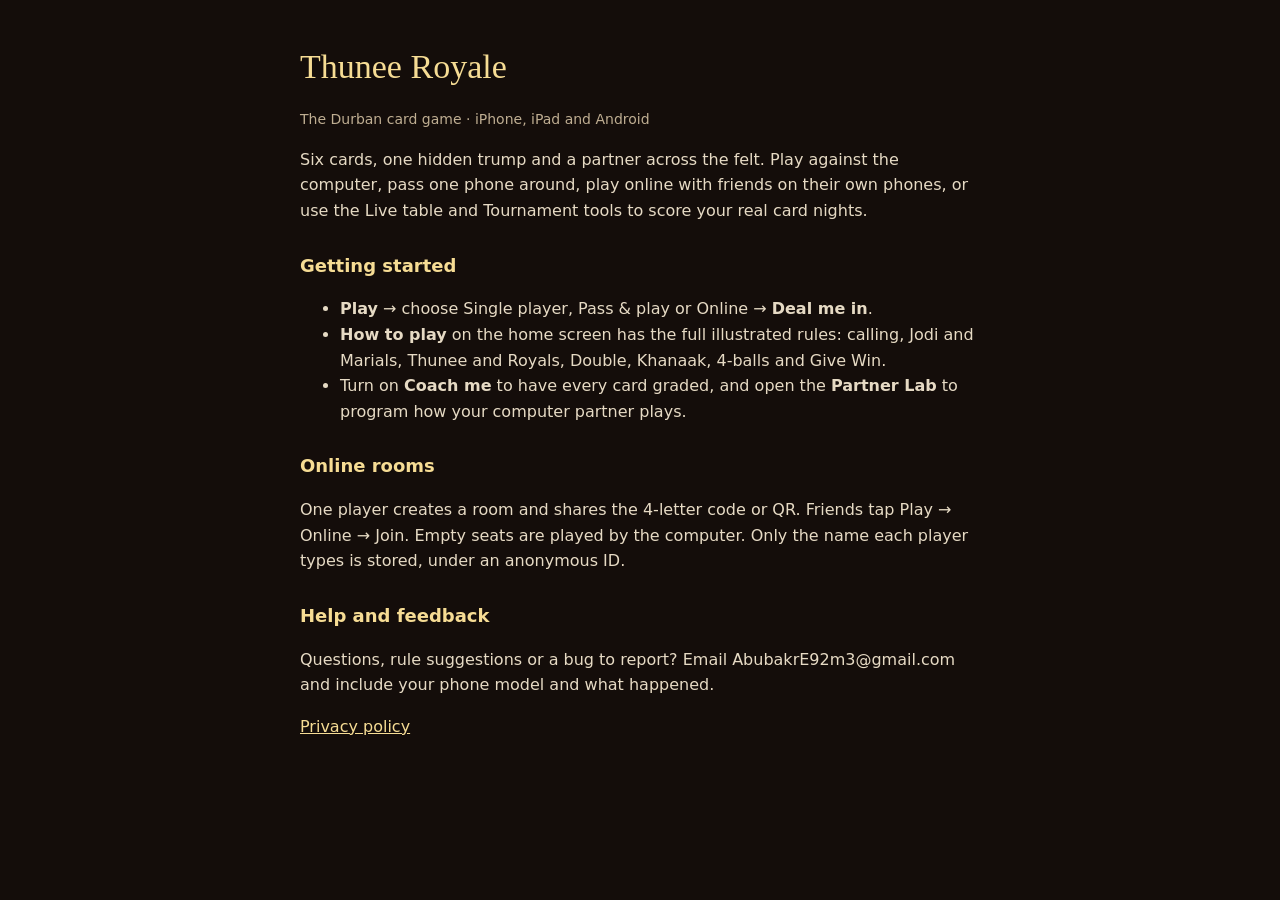
<file: thunee.html>
<!doctype html>
<html lang="en"><head><meta charset="utf-8"><meta name="viewport" content="width=device-width, initial-scale=1">
<title>Thunee Royale — support</title>
<style>
  body { margin: 0; background: #140d0a; color: #f5ecda; font: 16px/1.6 -apple-system, 'Segoe UI', system-ui, sans-serif; }
  main { max-width: 680px; margin: 0 auto; padding: 40px 20px 60px; }
  h1 { font-family: Georgia, serif; color: #f6dc94; font-weight: 400; font-size: 34px; margin: 0 0 4px; }
  h2 { color: #f6dc94; font-size: 18px; margin: 28px 0 6px; }
  p, li { color: #e6dac4; } a { color: #f6dc94; }
  .muted { color: #bfae92; font-size: 14px; }
</style></head>
<body><main>
  <h1>Thunee Royale</h1>
  <p class="muted">The Durban card game · iPhone, iPad and Android</p>

  <p>Six cards, one hidden trump and a partner across the felt. Play against the computer, pass one phone around, play online with friends on their own phones, or use the Live table and Tournament tools to score your real card nights.</p>

  <h2>Getting started</h2>
  <ul>
    <li><b>Play</b> → choose Single player, Pass &amp; play or Online → <b>Deal me in</b>.</li>
    <li><b>How to play</b> on the home screen has the full illustrated rules: calling, Jodi and Marials, Thunee and Royals, Double, Khanaak, 4-balls and Give Win.</li>
    <li>Turn on <b>Coach me</b> to have every card graded, and open the <b>Partner Lab</b> to program how your computer partner plays.</li>
  </ul>

  <h2>Online rooms</h2>
  <p>One player creates a room and shares the 4-letter code or QR. Friends tap Play → Online → Join. Empty seats are played by the computer. Only the name each player types is stored, under an anonymous ID.</p>

  <h2>Help and feedback</h2>
  <p>Questions, rule suggestions or a bug to report? Email <span id="contact">AbubakrE92m3@gmail.com</span> and include your phone model and what happened.</p>

  <p><a href="thunee-privacy.html">Privacy policy</a></p>
</main></body></html>
</file>
<file: style.css>
:root { --bg: #071913; --card: #0d261e; --text: #e2ede8; --muted: #9eb3a9; --gold: #d4af37; --cream: #f4eedd; --line: rgba(212,175,55,.22); }
* { box-sizing: border-box; }
html { -webkit-text-size-adjust: 100%; }
body { margin: 0; padding: 32px 16px; background: var(--bg); color: var(--text);
  font: 16px/1.65 -apple-system, BlinkMacSystemFont, "Segoe UI", Roboto, Helvetica, Arial, sans-serif; }
.container { max-width: 780px; margin: 0 auto; background: var(--card); border: 1px solid var(--line); border-radius: 20px; padding: 32px 24px; }
h1 { margin: 0 0 4px; color: var(--cream); font-size: 2rem; line-height: 1.2; }
h2 { margin: 32px 0 10px; color: var(--gold); font-size: 1.2rem; }
h3 { margin: 20px 0 6px; color: var(--cream); font-size: 1rem; }
p, li { color: var(--text); }
ul { padding-left: 20px; }
li { margin-bottom: 8px; }
a { color: var(--gold); }
strong { color: var(--cream); }
.meta { color: var(--muted); margin: 0 0 20px; padding-bottom: 16px; border-bottom: 1px solid var(--line); font-size: .9rem; }
.crumbs { color: var(--muted); font-size: .85rem; margin: 0 0 12px; }
.highlight { background: rgba(212,175,55,.08); border-left: 3px solid var(--gold); padding: 14px 18px; border-radius: 8px; margin: 20px 0; }
footer { margin-top: 36px; padding-top: 16px; border-top: 1px solid var(--line); color: var(--muted); font-size: .85rem; text-align: center; }
@media (max-width: 480px) { .container { padding: 24px 16px; } h1 { font-size: 1.6rem; } }
</file>
